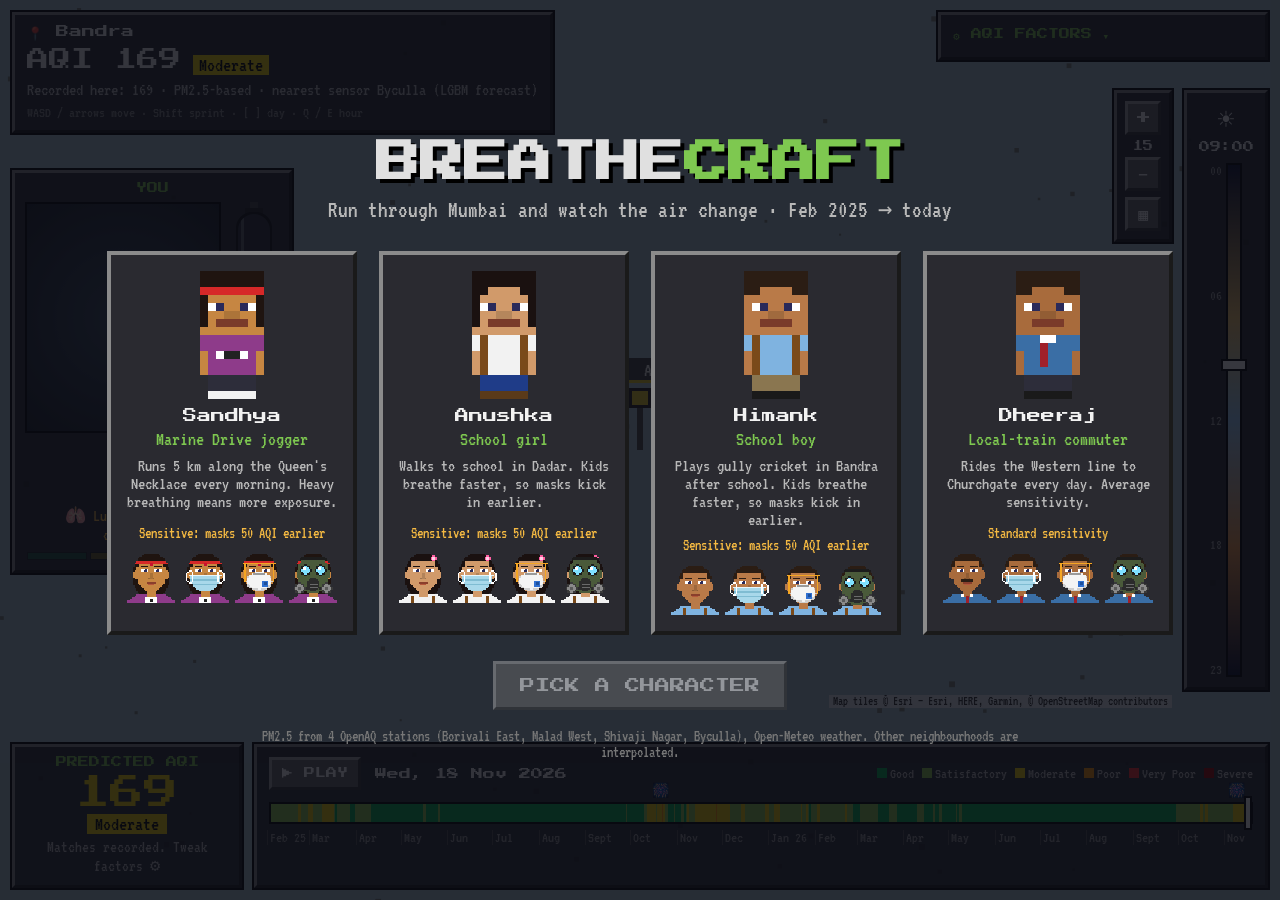
<file: index.html>
<!doctype html>
<html lang="en">
<head>
<meta charset="utf-8">
<meta name="viewport" content="width=device-width, initial-scale=1">
<title>BreatheCraft Mumbai</title>
<link rel="preconnect" href="https://fonts.googleapis.com">
<link href="https://fonts.googleapis.com/css2?family=Press+Start+2P&family=VT323&display=swap" rel="stylesheet">
<link rel="stylesheet" href="style.css">
</head>
<body>
<canvas id="game"></canvas>

<!-- top-left HUD -->
<div id="hud" class="panel">
  <div id="hudPlace">Bandra</div>
  <div id="hudAqi"><span id="hudAqiNum">--</span> <span id="hudAqiCat"></span></div>
  <div id="hudSub"></div>
  <div class="help">WASD / arrows move · Shift sprint · [ ] day · Q / E hour</div>
</div>

<!-- left: character + mask -->
<div id="maskPanel" class="panel">
  <div class="ptitle" id="maskWho">YOU</div>
  <div class="portraitRow">
    <canvas id="maskCanvas" width="192" height="216"></canvas>
    <div class="tankCol">
      <canvas id="tankCanvas" width="44" height="216"></canvas>
      <div id="tankPct">--%</div>
    </div>
  </div>
  <div id="maskName"></div>
  <div id="maskAdvice"></div>
  <div id="lungLine"></div>
  <div id="maskScale"></div>
</div>

<!-- zoom -->
<div id="zoomCtl" class="panel">
  <button class="btn" id="zoomIn" title="Zoom in">+</button>
  <div id="zoomLvl">15</div>
  <button class="btn" id="zoomOut" title="Zoom out">−</button>
  <button class="btn" id="pixBtn" title="Pixel size">▦</button>
</div>
<div id="attrib">Map tiles © Esri — Esri, HERE, Garmin, © OpenStreetMap contributors</div>

<!-- top-right: factors dropdown -->
<details id="factors" class="panel">
  <summary>⚙ AQI FACTORS ▾</summary>
  <div id="factorList"></div>
  <label class="festival"><input type="checkbox" id="festival"> Firecrackers / festival night</label>
  <button id="resetFactors" class="btn">Reset to recorded</button>
  <div class="note">Sliders start at the real conditions for the chosen date &amp; hour. Move them to see a what-if.</div>
</details>

<!-- right: time of day -->
<div id="timeRail" class="panel">
  <div id="timeIcon">☀️</div>
  <div id="timeLabel">12:00</div>
  <div class="railWrap">
    <div class="ticks"><span>00</span><span>06</span><span>12</span><span>18</span><span>23</span></div>
    <div id="hour" class="vrail" tabindex="0" role="slider" aria-label="Hour of day" aria-valuemin="0" aria-valuemax="23"><div class="vthumb"></div></div>
  </div>
</div>

<!-- bottom: predicted AQI + date timeline -->
<div id="bottom">
  <div id="predict" class="panel">
    <div class="plabel">PREDICTED AQI</div>
    <div id="predVal">--</div>
    <div id="predCat"></div>
    <div id="predDelta"></div>
  </div>
  <div id="timeline" class="panel">
    <div class="tlTop">
      <button id="play" class="btn">▶ PLAY</button>
      <div id="dateLabel"></div>
      <div class="legend" id="legend"></div>
    </div>
    <div id="tlWrap">
      <canvas id="strip"></canvas>
      <div id="markers"></div>
      <input type="range" id="day" min="0" step="1">
    </div>
    <div id="months"></div>
  </div>
</div>

<!-- character select -->
<div id="select">
  <h1>BREATHE<span>CRAFT</span></h1>
  <div class="subtitle">Run through Mumbai and watch the air change · Feb 2025 → today</div>
  <div id="cards"></div>
  <button id="startBtn" class="btn big" disabled>PICK A CHARACTER</button>
  <div class="credit">PM2.5 from 4 OpenAQ stations (Borivali East, Malad West, Shivaji Nagar, Byculla), Open-Meteo weather. Other neighbourhoods are interpolated.</div>
</div>

<script src="data.js"></script>
<script src="js/aqi.js"></script>
<script src="js/map.js"></script>
<script src="js/sprites.js"></script>
<script src="js/main.js"></script>
</body>
</html>
</file>
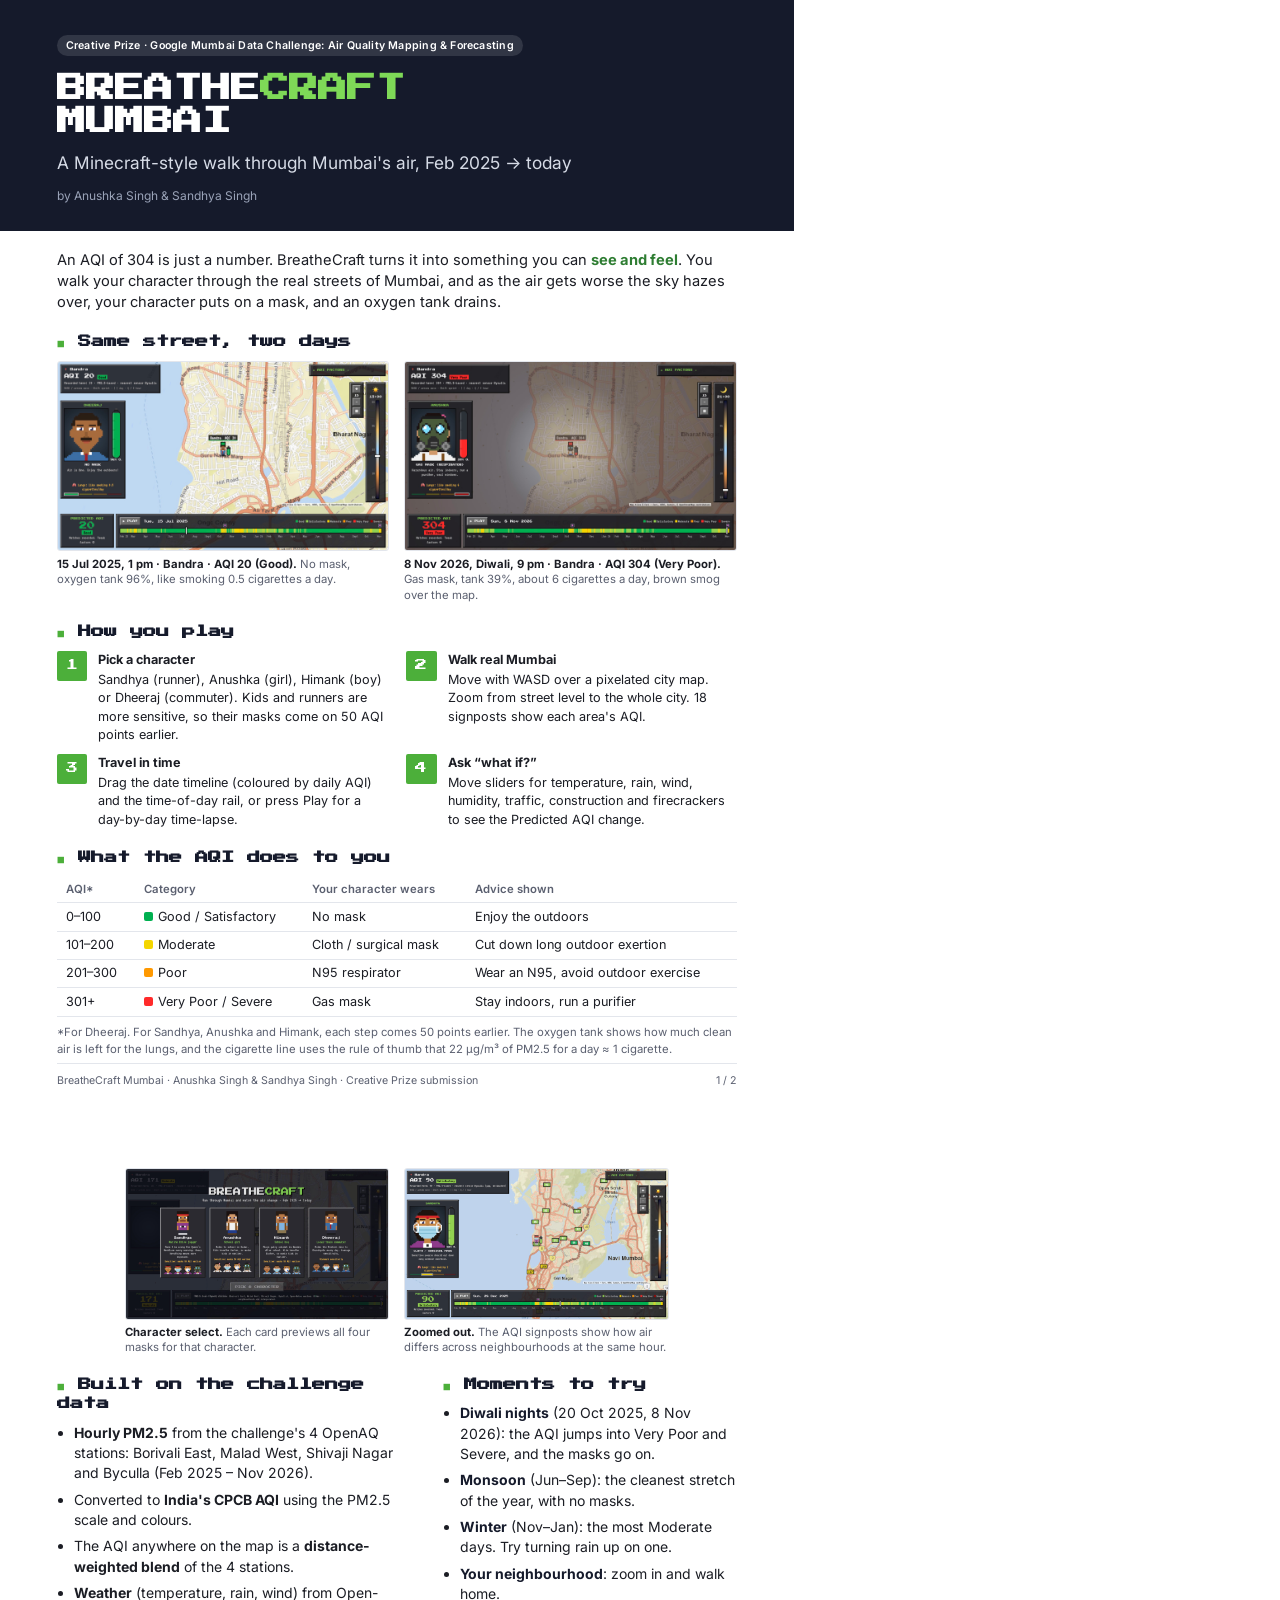
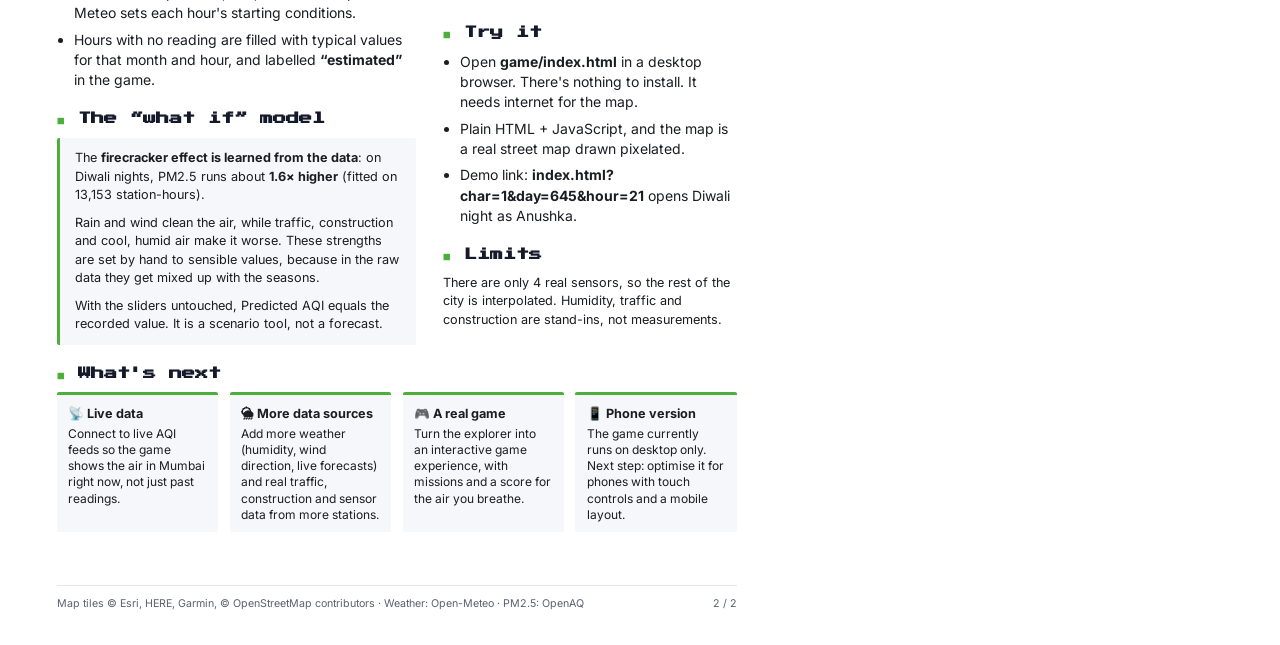
<file: docs/brief.html>
<!doctype html>
<html lang="en">
<head>
<meta charset="utf-8">
<title>BreatheCraft Mumbai</title>
<link href="https://fonts.googleapis.com/css2?family=Press+Start+2P&family=Inter:wght@400;600;700&display=swap" rel="stylesheet">
<style>
  @page { size: A4; margin: 0; }
  :root { --ink: #1b1d24; --muted: #5b6070; --navy: #151a2b; --green: #4caf3a; --line: #e3e6ec; --soft: #f5f7fa; }
  * { box-sizing: border-box; }
  body { margin: 0; font-family: Inter, system-ui, sans-serif; color: var(--ink); font-size: 10.5pt; line-height: 1.45; -webkit-print-color-adjust: exact; print-color-adjust: exact; }
  .page { width: 210mm; height: 297mm; padding: 12mm 15mm; position: relative; overflow: hidden; page-break-after: always; }
  .page:last-child { page-break-after: auto; }
  .pixel { font-family: 'Press Start 2P', monospace; }

  header.hero { background: var(--navy); color: #fff; margin: -12mm -15mm 5mm; padding: 9mm 15mm 7mm; }
  .chip { display: inline-block; font-size: 8pt; font-weight: 600; letter-spacing: .02em; background: rgba(255,255,255,.12); padding: 3px 9px; border-radius: 99px; margin-bottom: 4mm; }
  h1 { font-family: 'Press Start 2P', monospace; font-size: 22pt; margin: 0 0 3mm; line-height: 1.15; }
  h1 span { color: #7ed957; }
  .tag { font-size: 13pt; color: #d6dbe6; margin: 0; }
  .by { font-size: 9pt; color: #9aa3b8; margin-top: 3mm; }

  h2 { font-family: 'Press Start 2P', monospace; font-size: 10pt; margin: 5mm 0 2.5mm; color: var(--navy); }
  h2::before { content: '■ '; color: var(--green); }
  p { margin: 0 0 2.5mm; }
  .lead { font-size: 11pt; line-height: 1.45; }
  .lead b { color: #2e7d32; }

  .pair { display: grid; grid-template-columns: 1fr 1fr; gap: 4mm; }
  figure { margin: 0; }
  figure img { width: 100%; display: block; border-radius: 3px; border: 1px solid var(--line); }
  figcaption { font-size: 8.5pt; color: var(--muted); margin-top: 1.5mm; line-height: 1.35; }
  figcaption b { color: var(--ink); }

  .steps { display: grid; grid-template-columns: 1fr 1fr; gap: 2.5mm 5mm; }
  .step { display: flex; gap: 3mm; }
  .num { flex: none; width: 8mm; height: 8mm; background: var(--green); color: #fff; font-family: 'Press Start 2P', monospace; font-size: 9pt; display: grid; place-items: center; border-radius: 2px; }
  .step b { display: block; margin-bottom: .5mm; }
  .step div { font-size: 9.5pt; }

  table { width: 100%; border-collapse: collapse; font-size: 9.5pt; }
  td, th { padding: 1.2mm 2.5mm; border-bottom: 1px solid var(--line); text-align: left; vertical-align: top; }
  th { font-size: 8.5pt; color: var(--muted); font-weight: 600; }
  .sw { display: inline-block; width: 9px; height: 9px; border-radius: 2px; margin-right: 5px; vertical-align: 0; }

  .cols { display: grid; grid-template-columns: 1.1fr .9fr; gap: 7mm; }
  ul { margin: 0; padding-left: 4.5mm; }
  li { margin-bottom: 1.6mm; }
  .box { background: var(--soft); border-left: 3px solid var(--green); padding: 3mm 4mm; border-radius: 2px; font-size: 9.5pt; }
  .box p:last-child { margin: 0; }
  .next { display: grid; grid-template-columns: repeat(4, 1fr); gap: 3mm; }
  .next div { background: var(--soft); border-top: 3px solid var(--green); padding: 2.5mm 3mm; font-size: 9pt; line-height: 1.35; border-radius: 2px; }
  .next b { display: block; margin-bottom: 1mm; font-size: 9.5pt; }
  .moments li b { color: var(--navy); }
  footer { position: absolute; left: 15mm; right: 15mm; bottom: 9mm; font-size: 8pt; color: var(--muted); display: flex; justify-content: space-between; border-top: 1px solid var(--line); padding-top: 2.5mm; }
</style>
</head>
<body>

<!-- ================= PAGE 1 ================= -->
<section class="page">
  <header class="hero">
    <div class="chip">Creative Prize · Google Mumbai Data Challenge: Air Quality Mapping &amp; Forecasting</div>
    <h1>BREATHE<span>CRAFT</span><br>MUMBAI</h1>
    <p class="tag">A Minecraft-style walk through Mumbai's air, Feb 2025 → today</p>
    <div class="by">by Anushka Singh &amp; Sandhya Singh</div>
  </header>

  <p class="lead">An AQI of 304 is just a number. BreatheCraft turns it into something you can <b>see and feel</b>. You walk your character through the real streets of Mumbai, and as the air gets worse the sky hazes over, your character puts on a mask, and an oxygen tank drains.</p>

  <h2>Same street, two days</h2>
  <div class="pair">
    <figure>
      <img src="img/monsoon.jpg" alt="Bandra on a monsoon afternoon, AQI 20">
      <figcaption><b>15 Jul 2025, 1 pm · Bandra · AQI 20 (Good).</b> No mask, oxygen tank 96%, like smoking 0.5 cigarettes a day.</figcaption>
    </figure>
    <figure>
      <img src="img/diwali.jpg" alt="Bandra on Diwali night, AQI 304">
      <figcaption><b>8 Nov 2026, Diwali, 9 pm · Bandra · AQI 304 (Very Poor).</b> Gas mask, tank 39%, about 6 cigarettes a day, brown smog over the map.</figcaption>
    </figure>
  </div>

  <h2>How you play</h2>
  <div class="steps">
    <div class="step"><span class="num">1</span><div><b>Pick a character</b>Sandhya (runner), Anushka (girl), Himank (boy) or Dheeraj (commuter). Kids and runners are more sensitive, so their masks come on 50 AQI points earlier.</div></div>
    <div class="step"><span class="num">2</span><div><b>Walk real Mumbai</b>Move with WASD over a pixelated city map. Zoom from street level to the whole city. 18 signposts show each area's AQI.</div></div>
    <div class="step"><span class="num">3</span><div><b>Travel in time</b>Drag the date timeline (coloured by daily AQI) and the time-of-day rail, or press Play for a day-by-day time-lapse.</div></div>
    <div class="step"><span class="num">4</span><div><b>Ask “what if?”</b>Move sliders for temperature, rain, wind, humidity, traffic, construction and firecrackers to see the Predicted AQI change.</div></div>
  </div>

  <h2>What the AQI does to you</h2>
  <table>
    <tr><th>AQI*</th><th>Category</th><th>Your character wears</th><th>Advice shown</th></tr>
    <tr><td>0–100</td><td><span class="sw" style="background:#00b050"></span>Good / Satisfactory</td><td>No mask</td><td>Enjoy the outdoors</td></tr>
    <tr><td>101–200</td><td><span class="sw" style="background:#f4d600"></span>Moderate</td><td>Cloth / surgical mask</td><td>Cut down long outdoor exertion</td></tr>
    <tr><td>201–300</td><td><span class="sw" style="background:#ff9900"></span>Poor</td><td>N95 respirator</td><td>Wear an N95, avoid outdoor exercise</td></tr>
    <tr><td>301+</td><td><span class="sw" style="background:#ff2a2a"></span>Very Poor / Severe</td><td>Gas mask</td><td>Stay indoors, run a purifier</td></tr>
  </table>
  <p style="font-size:8.5pt;color:var(--muted);margin-top:2mm">*For Dheeraj. For Sandhya, Anushka and Himank, each step comes 50 points earlier. The oxygen tank shows how much clean air is left for the lungs, and the cigarette line uses the rule of thumb that 22 µg/m³ of PM2.5 for a day ≈ 1 cigarette.</p>

  <footer><span>BreatheCraft Mumbai · Anushka Singh &amp; Sandhya Singh · Creative Prize submission</span><span>1 / 2</span></footer>
</section>

<!-- ================= PAGE 2 ================= -->
<section class="page">
  <div class="pair" style="width:80%;margin:0 auto">
    <figure>
      <img src="img/select.jpg" alt="Character select screen">
      <figcaption><b>Character select.</b> Each card previews all four masks for that character.</figcaption>
    </figure>
    <figure>
      <img src="img/city.jpg" alt="Zoomed-out city view with AQI signposts">
      <figcaption><b>Zoomed out.</b> The AQI signposts show how air differs across neighbourhoods at the same hour.</figcaption>
    </figure>
  </div>

  <div class="cols">
    <div>
      <h2>Built on the challenge data</h2>
      <ul>
        <li><b>Hourly PM2.5</b> from the challenge's 4 OpenAQ stations: Borivali East, Malad West, Shivaji Nagar and Byculla (Feb 2025 – Nov 2026).</li>
        <li>Converted to <b>India's CPCB AQI</b> using the PM2.5 scale and colours.</li>
        <li>The AQI anywhere on the map is a <b>distance-weighted blend</b> of the 4 stations.</li>
        <li><b>Weather</b> (temperature, rain, wind) from Open-Meteo sets each hour's starting conditions.</li>
        <li>Hours with no reading are filled with typical values for that month and hour, and labelled <b>“estimated”</b> in the game.</li>
      </ul>

      <h2>The “what if” model</h2>
      <div class="box">
        <p>The <b>firecracker effect is learned from the data</b>: on Diwali nights, PM2.5 runs about <b>1.6× higher</b> (fitted on 13,153 station-hours).</p>
        <p>Rain and wind clean the air, while traffic, construction and cool, humid air make it worse. These strengths are set by hand to sensible values, because in the raw data they get mixed up with the seasons.</p>
        <p>With the sliders untouched, Predicted AQI equals the recorded value. It is a scenario tool, not a forecast.</p>
      </div>
    </div>

    <div>
      <h2>Moments to try</h2>
      <ul class="moments">
        <li><b>Diwali nights</b> (20 Oct 2025, 8 Nov 2026): the AQI jumps into Very Poor and Severe, and the masks go on.</li>
        <li><b>Monsoon</b> (Jun–Sep): the cleanest stretch of the year, with no masks.</li>
        <li><b>Winter</b> (Nov–Jan): the most Moderate days. Try turning rain up on one.</li>
        <li><b>Your neighbourhood</b>: zoom in and walk home.</li>
      </ul>

      <h2>Try it</h2>
      <ul>
        <li>Open <b>game/index.html</b> in a desktop browser. There's nothing to install. It needs internet for the map.</li>
        <li>Plain HTML + JavaScript, and the map is a real street map drawn pixelated.</li>
        <li>Demo link: <b>index.html?char=1&amp;day=645&amp;hour=21</b> opens Diwali night as Anushka.</li>
      </ul>

      <h2>Limits</h2>
      <p style="font-size:9.5pt">There are only 4 real sensors, so the rest of the city is interpolated. Humidity, traffic and construction are stand-ins, not measurements.</p>
    </div>
  </div>

  <h2>What's next</h2>
  <div class="next">
    <div><b>📡 Live data</b>Connect to live AQI feeds so the game shows the air in Mumbai right now, not just past readings.</div>
    <div><b>🌦 More data sources</b>Add more weather (humidity, wind direction, live forecasts) and real traffic, construction and sensor data from more stations.</div>
    <div><b>🎮 A real game</b>Turn the explorer into an interactive game experience, with missions and a score for the air you breathe.</div>
    <div><b>📱 Phone version</b>The game currently runs on desktop only. Next step: optimise it for phones with touch controls and a mobile layout.</div>
  </div>

  <footer><span>Map tiles © Esri, HERE, Garmin, © OpenStreetMap contributors · Weather: Open-Meteo · PM2.5: OpenAQ</span><span>2 / 2</span></footer>
</section>

</body>
</html>
</file>
<file: style.css>
:root {
  --panel: rgba(28, 28, 32, 0.88);
  --edge-light: #8b8b8b;
  --edge-dark: #1a1a1a;
  --text: #f2f2f2;
  --muted: #b8b8b8;
  --accent: #7ec850;
}
* { box-sizing: border-box; }
html, body { margin: 0; height: 100%; overflow: hidden; background: #0d0d10; color: var(--text); font-family: 'VT323', monospace; font-size: 20px; }
#game { position: fixed; inset: 0; display: block; image-rendering: pixelated; }

.panel {
  position: fixed; background: var(--panel); padding: 10px 12px;
  border: 3px solid; border-color: var(--edge-light) var(--edge-dark) var(--edge-dark) var(--edge-light);
  box-shadow: 0 0 0 2px #000;
}
.btn {
  font-family: 'Press Start 2P', monospace; font-size: 11px; color: #fff; cursor: pointer;
  background: #6b6b6b; padding: 8px 10px;
  border: 3px solid; border-color: #a8a8a8 #3a3a3a #3a3a3a #a8a8a8;
}
.btn:hover { background: #7c8fd0; }
.btn:disabled { opacity: .5; cursor: default; background: #6b6b6b; }
.ptitle, .plabel, summary { font-family: 'Press Start 2P', monospace; font-size: 11px; color: var(--accent); }

/* HUD */
#hud { top: 12px; left: 12px; min-width: 260px; }
#hudPlace { font-family: 'Press Start 2P', monospace; font-size: 13px; margin-bottom: 6px; }
#hudAqi { font-size: 30px; line-height: 1; }
#hudAqiNum { font-family: 'Press Start 2P', monospace; font-size: 22px; }
#hudAqiCat { padding: 0 6px; color: #000; font-size: 20px; }
#hudSub { color: var(--muted); font-size: 18px; margin-top: 4px; }
.help { color: #888; font-size: 15px; margin-top: 6px; }

/* mask panel */
#maskPanel { left: 12px; top: 170px; width: 280px; text-align: center; }
.portraitRow { display: flex; gap: 8px; justify-content: center; margin: 8px 0; }
#maskCanvas { image-rendering: pixelated; display: block; background: radial-gradient(circle, #3a4a5a, #1a1f26); border: 2px solid #000; }
.tankCol { display: flex; flex-direction: column; align-items: center; }
#tankPct { font-family: 'Press Start 2P', monospace; font-size: 9px; margin-top: 4px; white-space: nowrap; }
#lungLine { font-size: 17px; color: #f4b942; margin-top: 6px; line-height: 1.1; }
#zoomCtl { right: 108px; top: 90px; display: flex; flex-direction: column; gap: 6px; align-items: center; padding: 8px; }
#zoomCtl .btn { width: 36px; height: 34px; padding: 0; font-size: 16px; }
#zoomLvl { font-family: 'Press Start 2P', monospace; font-size: 10px; }
#attrib { position: fixed; right: 108px; bottom: 192px; font-size: 13px; color: #333; background: rgba(255,255,255,.7); padding: 0 4px; z-index: 1; }
#maskName { font-family: 'Press Start 2P', monospace; font-size: 10px; margin: 6px 0; line-height: 1.5; }
#maskAdvice { font-size: 18px; color: var(--muted); line-height: 1.1; min-height: 60px; }
#maskScale { display: flex; gap: 3px; margin-top: 8px; }
#maskScale div { flex: 1; height: 8px; opacity: .3; border: 1px solid #000; }
#maskScale div.on { opacity: 1; outline: 2px solid #fff; }

/* factors dropdown */
#factors { top: 12px; right: 12px; width: 330px; z-index: 5; }
#factors summary { cursor: pointer; list-style: none; padding: 4px 0; }
#factors summary::-webkit-details-marker { display: none; }
.frow { margin: 10px 0; }
.fhead { display: flex; justify-content: space-between; font-size: 19px; }
.fhead .rec { color: #888; font-size: 16px; }
.fctl { display: flex; align-items: center; gap: 6px; }
.fctl input { flex: 1; accent-color: var(--accent); }
.fctl button { width: 26px; height: 24px; padding: 0; font-size: 12px; }
.festival { display: block; margin: 10px 0; font-size: 19px; }
.note { color: #888; font-size: 15px; margin-top: 8px; }

/* time rail */
#timeRail { right: 12px; top: 90px; bottom: 210px; width: 84px; display: flex; flex-direction: column; align-items: center; }
#timeIcon { font-size: 28px; }
#timeLabel { font-family: 'Press Start 2P', monospace; font-size: 11px; margin: 6px 0 10px; }
.railWrap { flex: 1; display: flex; gap: 4px; width: 100%; justify-content: center; }
.ticks { display: flex; flex-direction: column; justify-content: space-between; color: #999; font-size: 15px; }
.vrail { position: relative; width: 16px; height: 100%; background: linear-gradient(#0b1030, #f6c76b 30%, #9fd3ff 50%, #f39c4b 75%, #0b1030); border: 2px solid #000; cursor: pointer; touch-action: none; }
.vthumb { position: absolute; left: -7px; width: 26px; height: 12px; background: #fff; border: 2px solid #000; transform: translateY(-50%); }

/* bottom */
#bottom { position: fixed; left: 12px; right: 12px; bottom: 12px; display: flex; gap: 12px; align-items: stretch; }
#bottom .panel { position: static; }
#predict { width: 230px; text-align: center; }
#predVal { font-family: 'Press Start 2P', monospace; font-size: 34px; margin: 8px 0 4px; }
#predCat { display: inline-block; padding: 0 8px; color: #000; font-size: 20px; }
#predDelta { color: var(--muted); font-size: 17px; margin-top: 4px; }
#timeline { flex: 1; }
.tlTop { display: flex; align-items: center; gap: 14px; margin-bottom: 6px; }
#dateLabel { font-family: 'Press Start 2P', monospace; font-size: 12px; flex: 1; }
.legend { display: flex; gap: 8px; font-size: 15px; color: var(--muted); }
.legend span::before { content: ''; display: inline-block; width: 10px; height: 10px; margin-right: 3px; background: var(--c); }
#tlWrap { position: relative; height: 34px; }
#strip { position: absolute; inset: 6px 0; width: 100%; height: 22px; image-rendering: pixelated; border: 2px solid #000; }
#day { position: absolute; inset: 0; width: 100%; height: 100%; margin: 0; background: transparent; -webkit-appearance: none; appearance: none; cursor: pointer; }
#day::-webkit-slider-runnable-track { background: transparent; height: 34px; }
#day::-webkit-slider-thumb { -webkit-appearance: none; width: 8px; height: 34px; background: #fff; border: 2px solid #000; }
#day::-moz-range-thumb { width: 8px; height: 30px; background: #fff; border: 2px solid #000; border-radius: 0; }
#markers { position: absolute; inset: 0; pointer-events: none; }
#markers span { position: absolute; top: -14px; transform: translateX(-50%); font-size: 14px; }
#months { position: relative; height: 18px; font-size: 15px; color: #999; }
#months span { position: absolute; transform: translateX(-2px); border-left: 1px solid #555; padding-left: 2px; }

/* character select */
#select {
  position: fixed; inset: 0; z-index: 10; display: flex; flex-direction: column; align-items: center; justify-content: center;
  background: rgba(10, 12, 20, .82); text-align: center; padding: 16px;
}
#select h1 { font-family: 'Press Start 2P', monospace; font-size: 44px; margin: 0 0 10px; color: #e0e0e0; text-shadow: 4px 4px 0 #000; }
#select h1 span { color: var(--accent); }
.subtitle { color: var(--muted); font-size: 24px; margin-bottom: 28px; }
#cards { display: flex; gap: 22px; margin-bottom: 26px; flex-wrap: wrap; justify-content: center; }
.card {
  width: 250px; padding: 16px; cursor: pointer; background: #2a2a30;
  border: 4px solid; border-color: #8b8b8b #1a1a1a #1a1a1a #8b8b8b;
}
.card:hover { background: #34343c; }
.card.sel { background: #2f4a2a; border-color: #b5ec8f #2f5a1a #2f5a1a #b5ec8f; }
.card canvas { image-rendering: pixelated; display: block; margin: 0 auto 10px; }
.card .cname { font-family: 'Press Start 2P', monospace; font-size: 14px; margin-bottom: 6px; }
.card .crole { color: var(--accent); font-size: 20px; }
.card .cdesc { color: var(--muted); font-size: 18px; margin: 8px 0; min-height: 60px; }
.card .csens { font-size: 16px; color: #f4b942; }
.card .masks { display: flex; justify-content: center; gap: 6px; margin-top: 8px; }
.card .masks canvas { width: 48px; height: 54px; margin: 0; }
.btn.big { font-size: 15px; padding: 14px 24px; }
.credit { color: #777; font-size: 16px; margin-top: 18px; max-width: 760px; }
</file>
